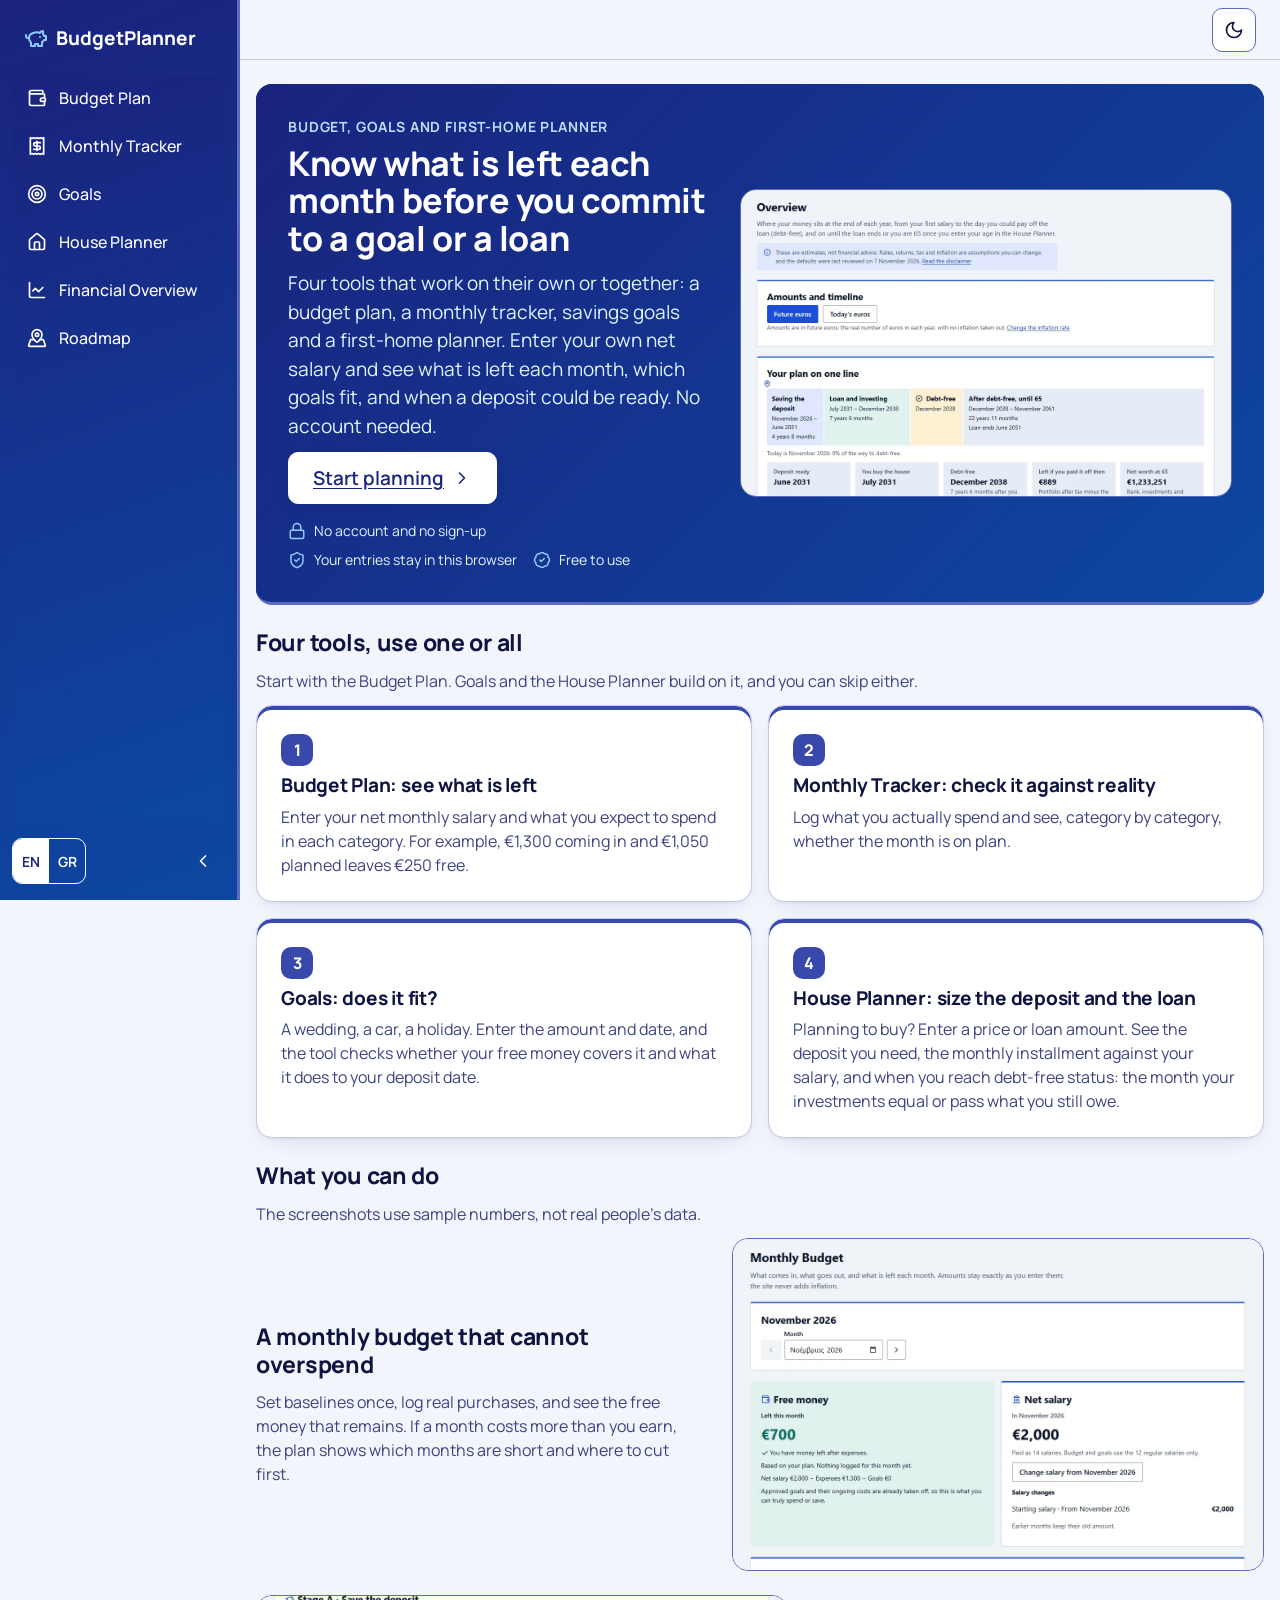
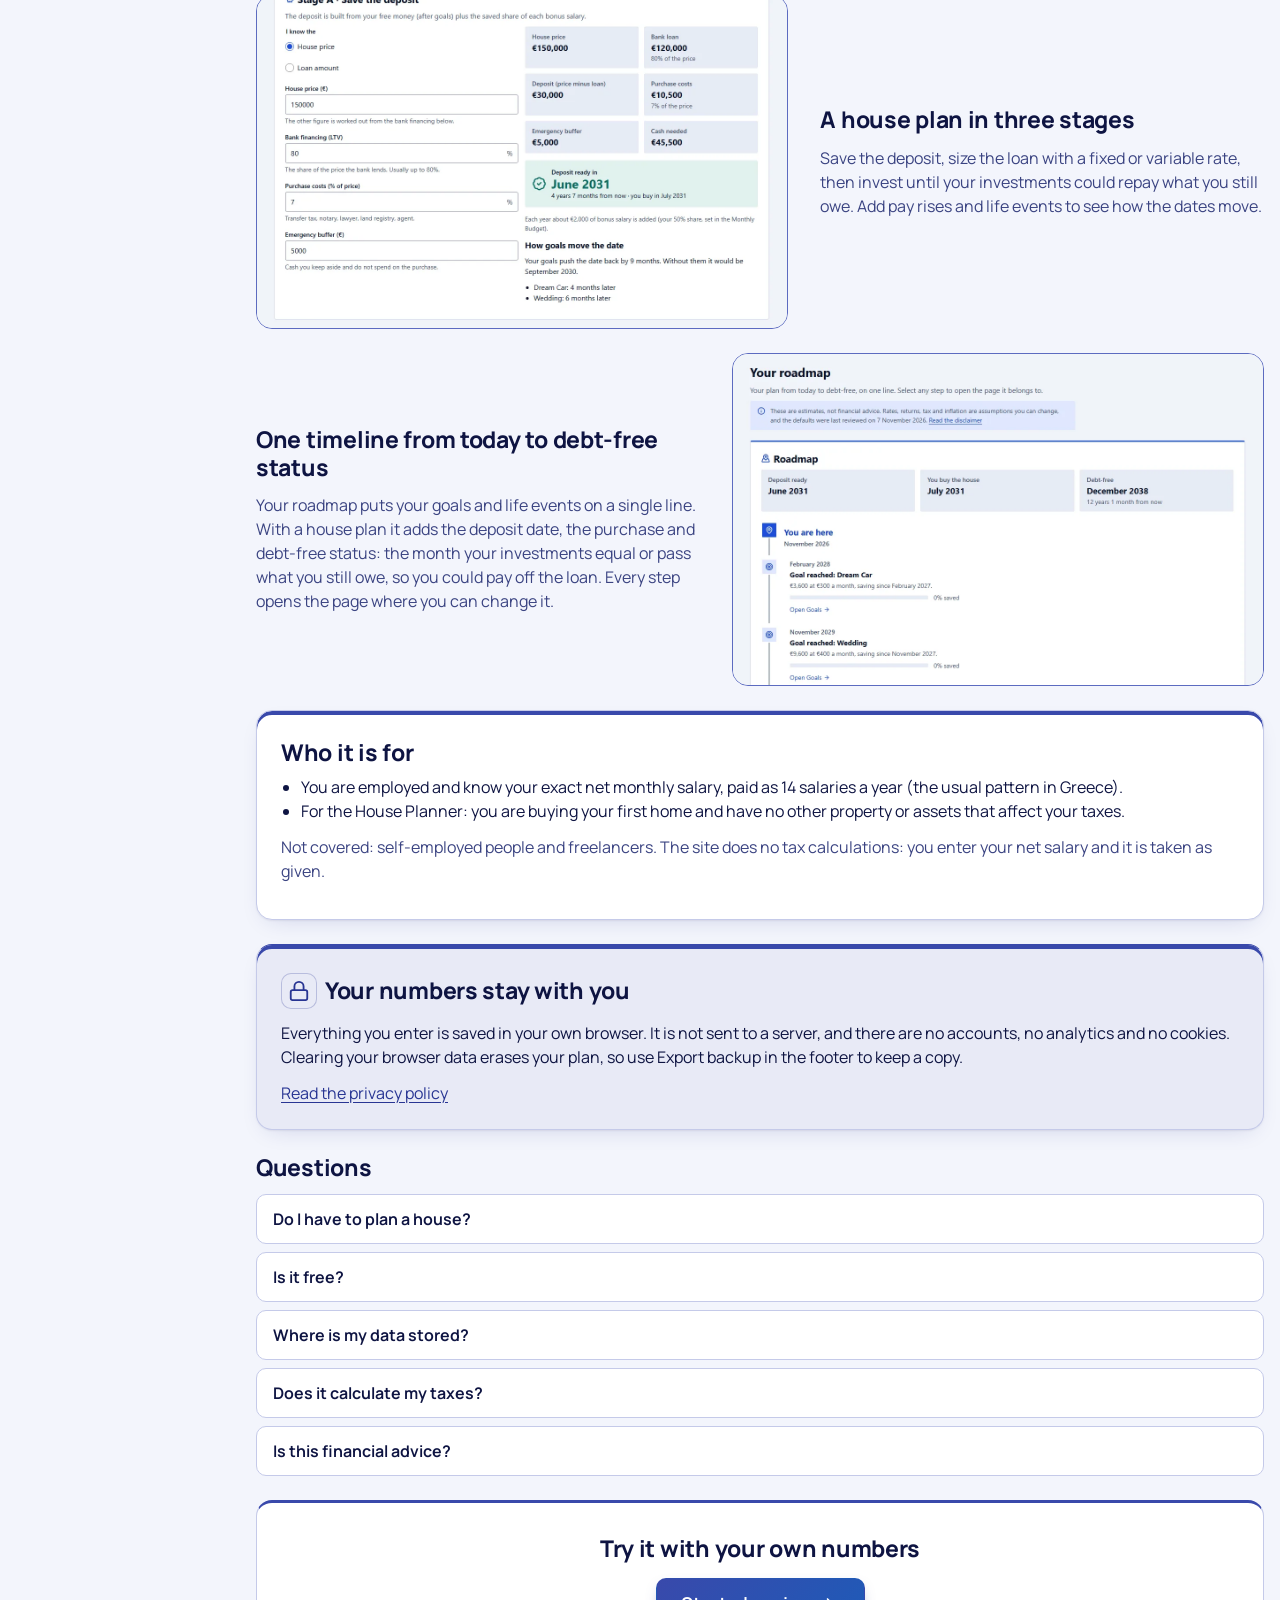
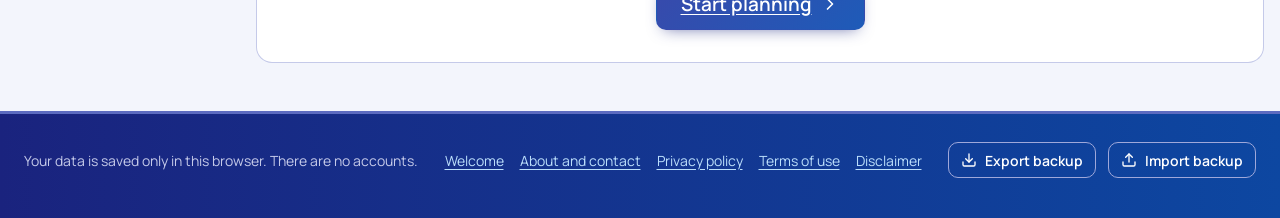
<file: index.html>
<!doctype html>
<html lang="en">
<head>
  <meta charset="utf-8">
  <meta name="viewport" content="width=device-width, initial-scale=1">
  <title>BudgetPlanner: free budget, goals and first-home planner</title>
  <meta name="description" content="Plan your monthly budget, check savings goals and size a first-home loan. Free, no sign-up, nothing leaves your browser.">
  <meta name="color-scheme" content="light dark">
  <link rel="icon" href="assets/favicon.svg" type="image/svg+xml">
  <!-- Apply a saved theme before first paint to avoid a flash -->
  <script>
    try {
      var s = JSON.parse(localStorage.getItem("budgetplanner:v1") || "null");
      var th = s && s.settings && s.settings.theme;
      if (th === "light" || th === "dark") document.documentElement.setAttribute("data-theme", th);
      if (localStorage.getItem("bp-nav-collapsed") === "1") document.documentElement.classList.add("nav-collapsed");
    } catch (e) {}
  </script>
  <link rel="stylesheet" href="css/tokens.css">
  <link rel="stylesheet" href="css/base.css">
  <link rel="stylesheet" href="css/layout.css">
  <link rel="stylesheet" href="css/components.css">
  <link rel="stylesheet" href="css/content.css">
  <link rel="stylesheet" href="css/categories.css">
  <link rel="preload" href="assets/fonts/manrope-latin.woff2" as="font" type="font/woff2" crossorigin>
</head>
<body>
  <a class="skip-link" href="#main" id="skip-link">Skip to main content</a>
  <div id="banner" role="status"></div>
  <div class="layout">
    <header class="site-header" id="site-header"></header>
    <div class="content">
      <div class="topbar" aria-hidden="true"></div>
      <main id="main" tabindex="-1">
        <noscript><p>BudgetPlanner needs JavaScript to run. Please turn it on in your browser. / Το BudgetPlanner χρειάζεται JavaScript. Ενεργοποίησέ το στον browser σου.</p></noscript>
      </main>
    </div>
  </div>
  <footer class="site-footer" id="site-footer"></footer>
  <script type="module" src="js/app.js"></script>
</body>
</html>
</file>
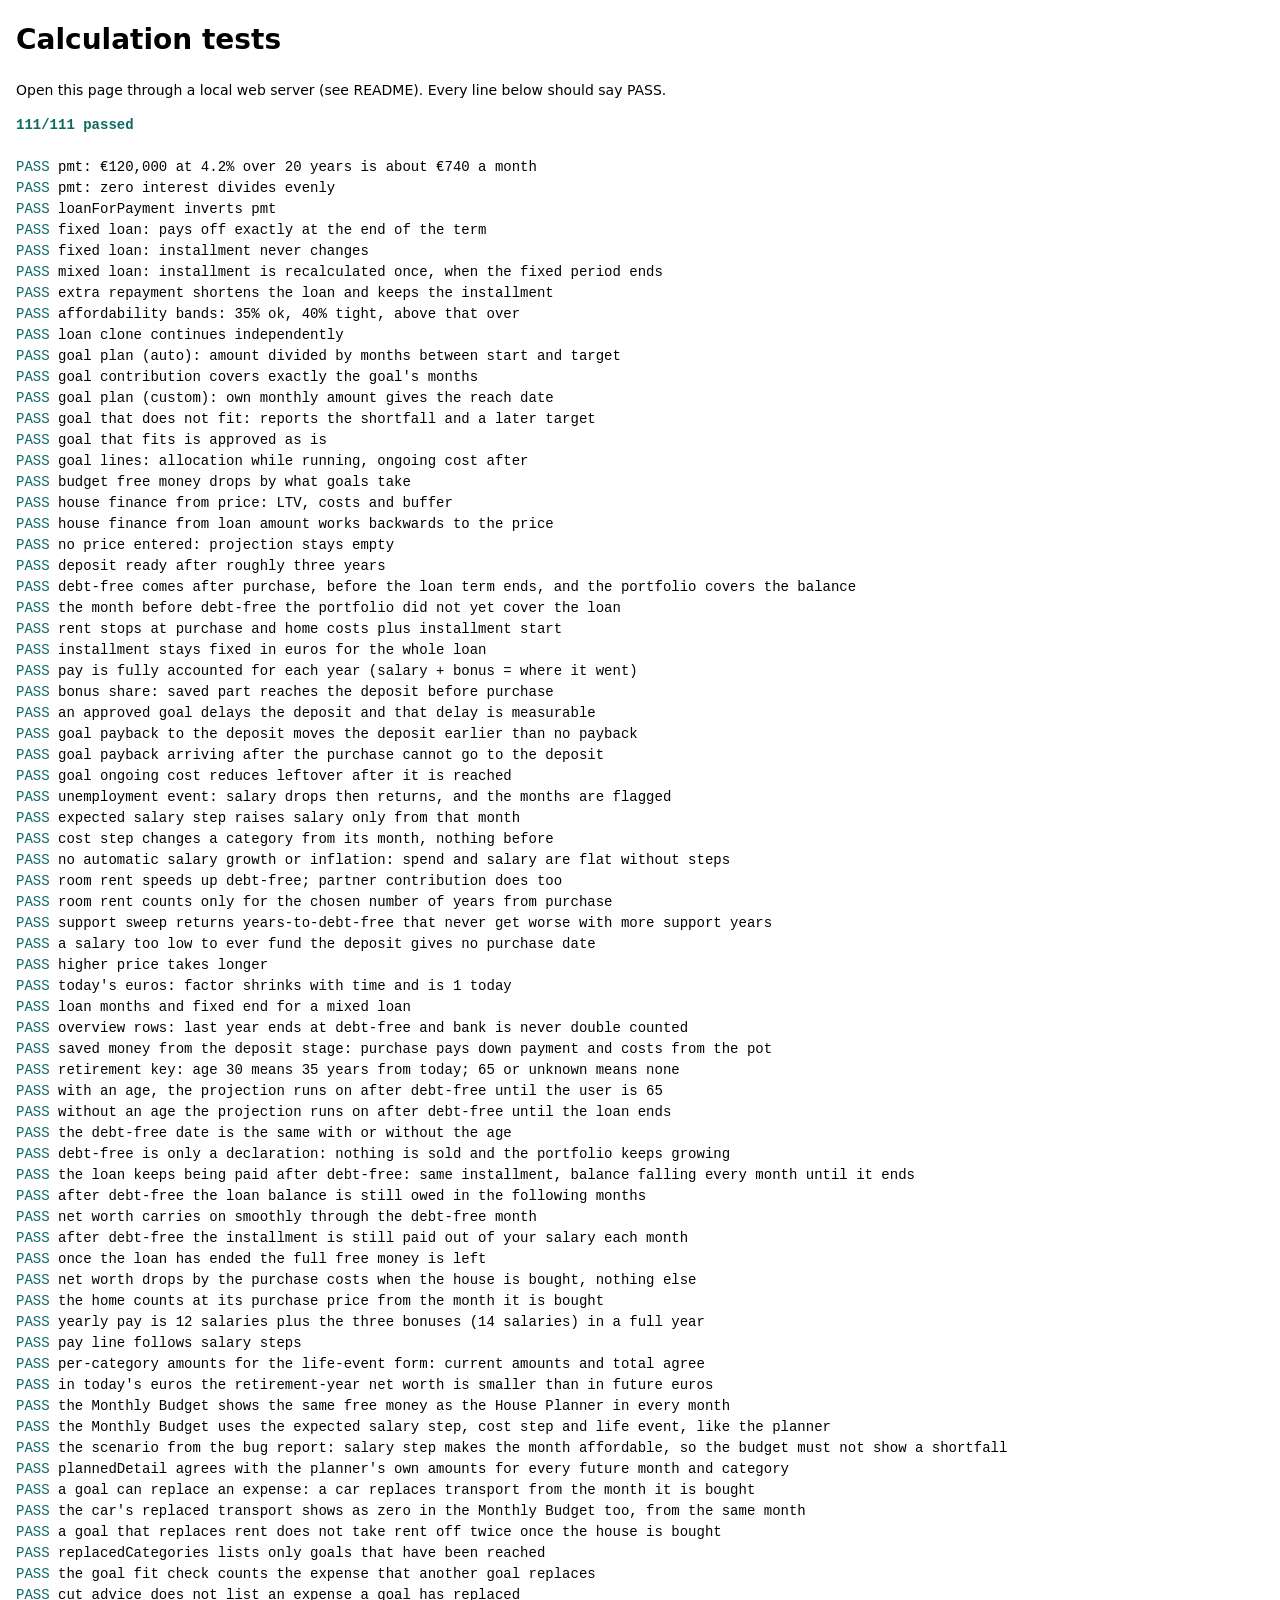
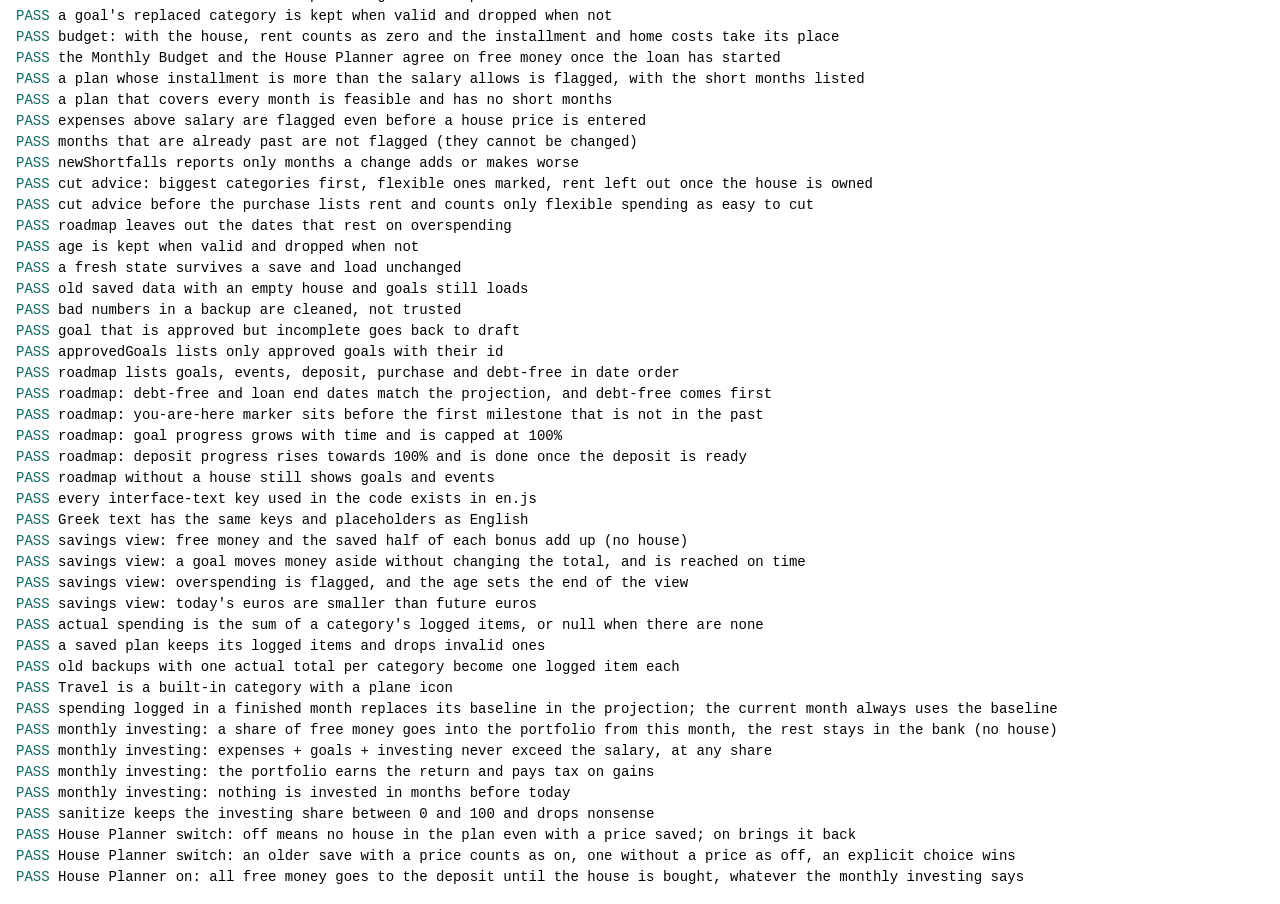
<file: tests/index.html>
<!doctype html>
<html lang="en">
<head>
  <script>try { localStorage.setItem("bp-lang", new URLSearchParams(location.search).get("lang") || "en"); } catch (e) {}</script>
  <meta charset="utf-8">
  <title>BudgetPlanner calculation tests</title>
  <style>
    body { font: 14px/1.5 system-ui, sans-serif; margin: 1rem; }
    .pass { color: #0b6b62; } .fail { color: #b01c1c; font-weight: 700; }
    pre { white-space: pre-wrap; }
  </style>
</head>
<body>
  <h1>Calculation tests</h1>
  <p>Open this page through a local web server (see README). Every line below should say PASS.</p>
  <pre id="out">Running…</pre>
  <script type="module" src="calc.test.js"></script>
</body>
</html>
</file>
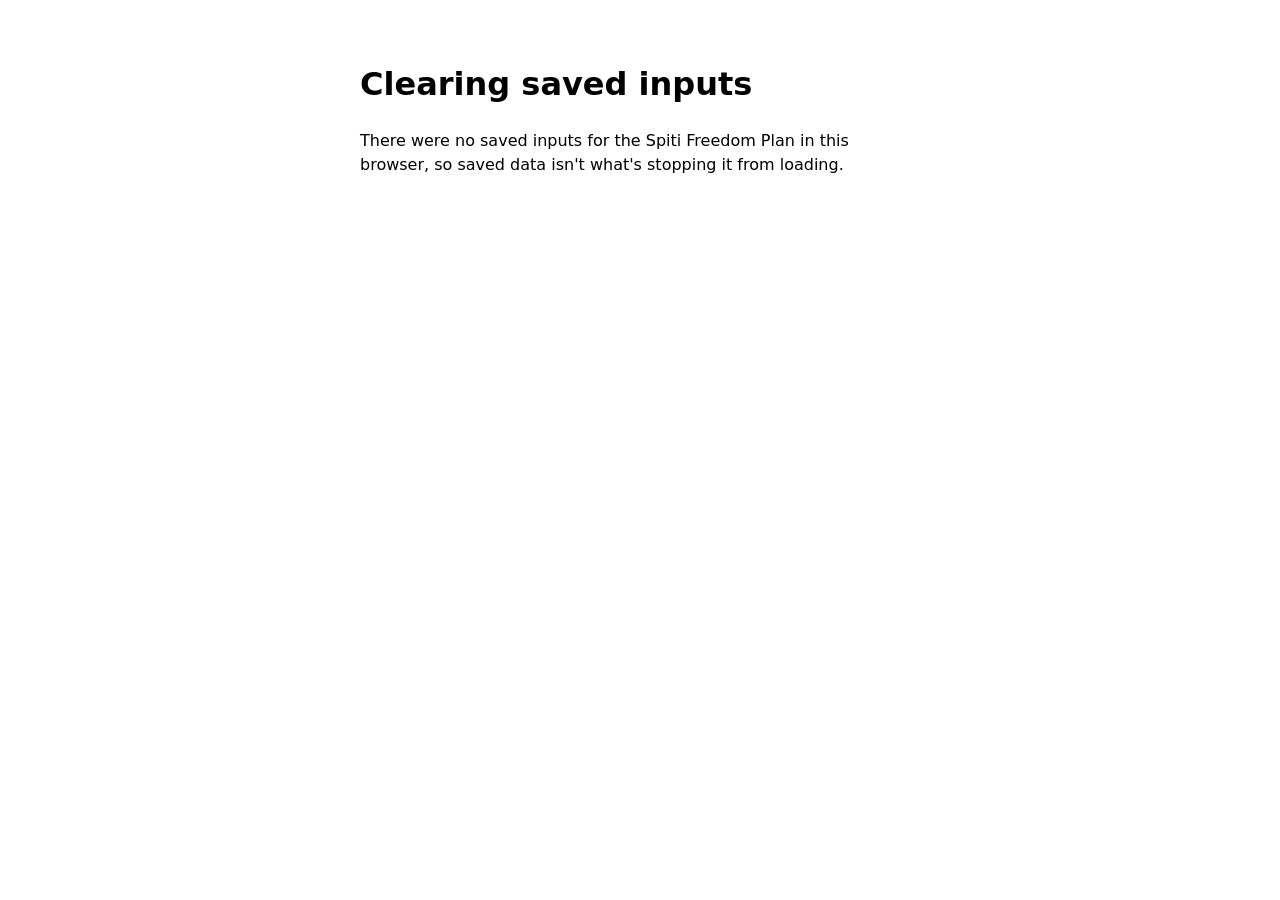
<file: legacy/clear-saved-inputs.html>
<!doctype html>
<html><head><meta charset="utf-8"><title>Clear Spiti saved inputs</title>
<style>body{font-family:system-ui,Arial,sans-serif;max-width:560px;margin:60px auto;padding:0 16px;line-height:1.5}code{background:#eee;padding:1px 5px;border-radius:4px}</style></head>
<body>
<h1>Clearing saved inputs</h1>
<p id="msg">Working…</p>
<script>
var m=document.getElementById("msg");
try{
  var had=localStorage.getItem("spiti-plan-v1")!==null;
  var size=had?localStorage.getItem("spiti-plan-v1").length:0;
  localStorage.removeItem("spiti-plan-v1");
  var still=localStorage.getItem("spiti-plan-v1")!==null;
  m.innerHTML=still?"Couldn't remove the saved inputs. Chrome may be blocking storage for local files."
    :(had?"Done. Removed the saved inputs for the Spiti Freedom Plan ("+size+" characters). You can close this tab and open <code>greece-house-plan.html</code> again."
         :"There were no saved inputs for the Spiti Freedom Plan in this browser, so saved data isn't what's stopping it from loading.");
}catch(e){m.textContent="Chrome blocked access to local storage: "+e.message}
</script>
</body></html>
</file>
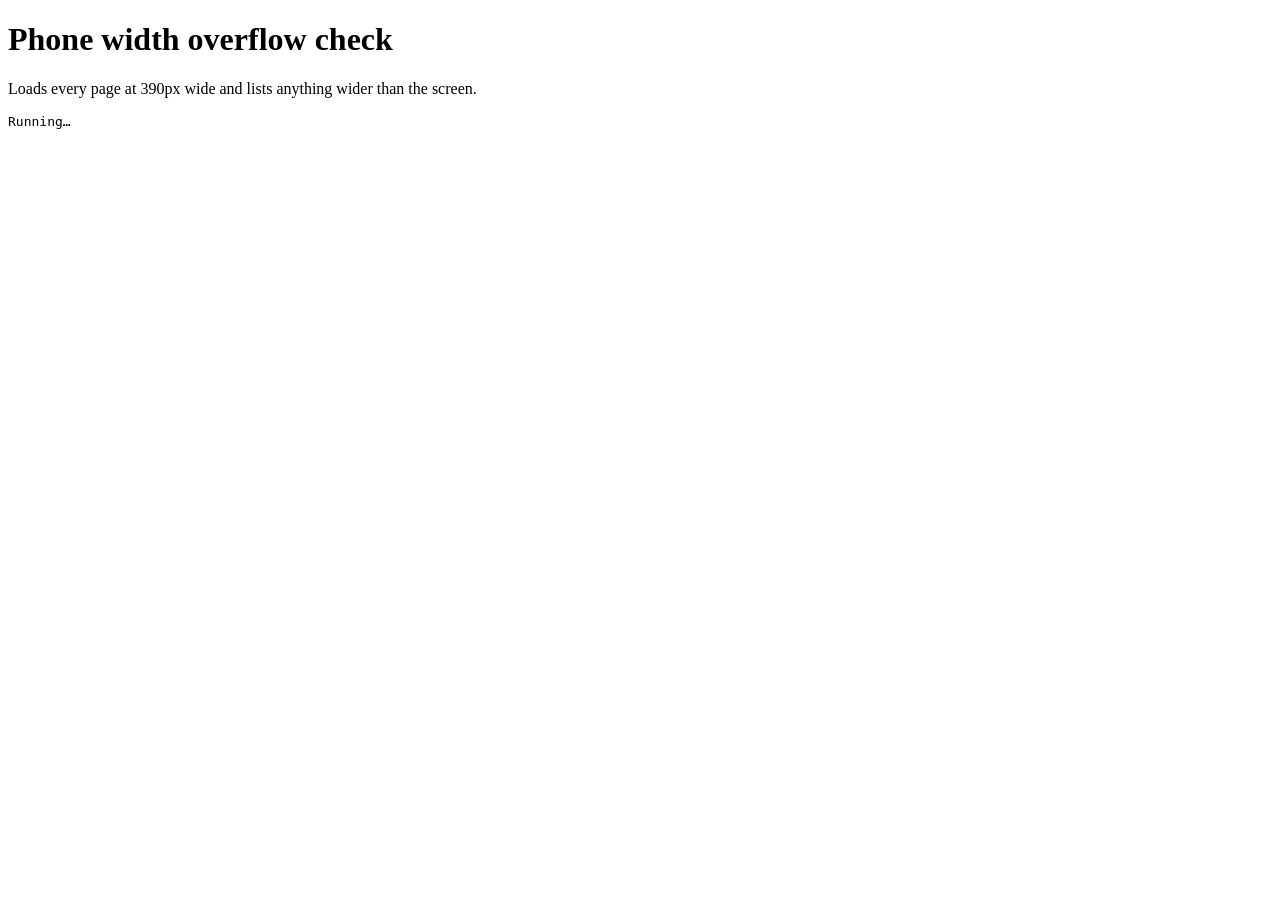
<file: tests/overflow.html>
<!doctype html>
<html lang="en"><head>
  <script>try { localStorage.setItem("bp-lang", new URLSearchParams(location.search).get("lang") || "en"); } catch (e) {}</script><meta charset="utf-8"><title>Phone width overflow check</title></head>
<body>
<h1>Phone width overflow check</h1>
<p>Loads every page at 390px wide and lists anything wider than the screen.</p>
<pre id="out">Running…</pre>
<iframe id="f" style="position:absolute;left:-9999px;width:390px;height:900px;border:0"></iframe>
<script type="module">
  import { buildSample } from "./sample.js";
  const q = new URLSearchParams(location.search);
  const routes = q.get("route") ? [q.get("route")] : ["home", "budget", "goals", "house", "overview", "welcome", "about", "privacy", "terms", "disclaimer"];
  const f = document.getElementById("f");
  const lines = [];
  for (const route of routes) {
    localStorage.setItem("budgetplanner:v1", JSON.stringify(buildSample(q.get("variant") || "full", { theme: "light" })));
    await new Promise((r) => { f.onload = r; f.src = `../index.html#/${route}`; });
    await new Promise((r) => setTimeout(r, 1200));
    const d = f.contentDocument, W = d.documentElement.clientWidth;
    d.querySelectorAll("details").forEach((x) => (x.open = true));
    const bad = [];
    d.querySelectorAll("main *").forEach((el) => {
      const r = el.getBoundingClientRect();
      if (r.width && r.right > W + 1 && !el.closest(".table-scroll, canvas")) bad.push(`${el.tagName.toLowerCase()}${el.id ? "#" + el.id : ""}${el.className && typeof el.className === "string" ? "." + el.className.split(" ")[0] : ""} right=${Math.round(r.right)}`);
    });
    const page = d.documentElement.scrollWidth;
    lines.push(`${page > W ? "FAIL" : "PASS"} ${route}: page ${page}px vs screen ${W}px${bad.length ? "\n   " + [...new Set(bad)].slice(0, 12).join("\n   ") : ""}`);
  }
  document.getElementById("out").textContent = lines.join("\n");
</script></body></html>
</file>
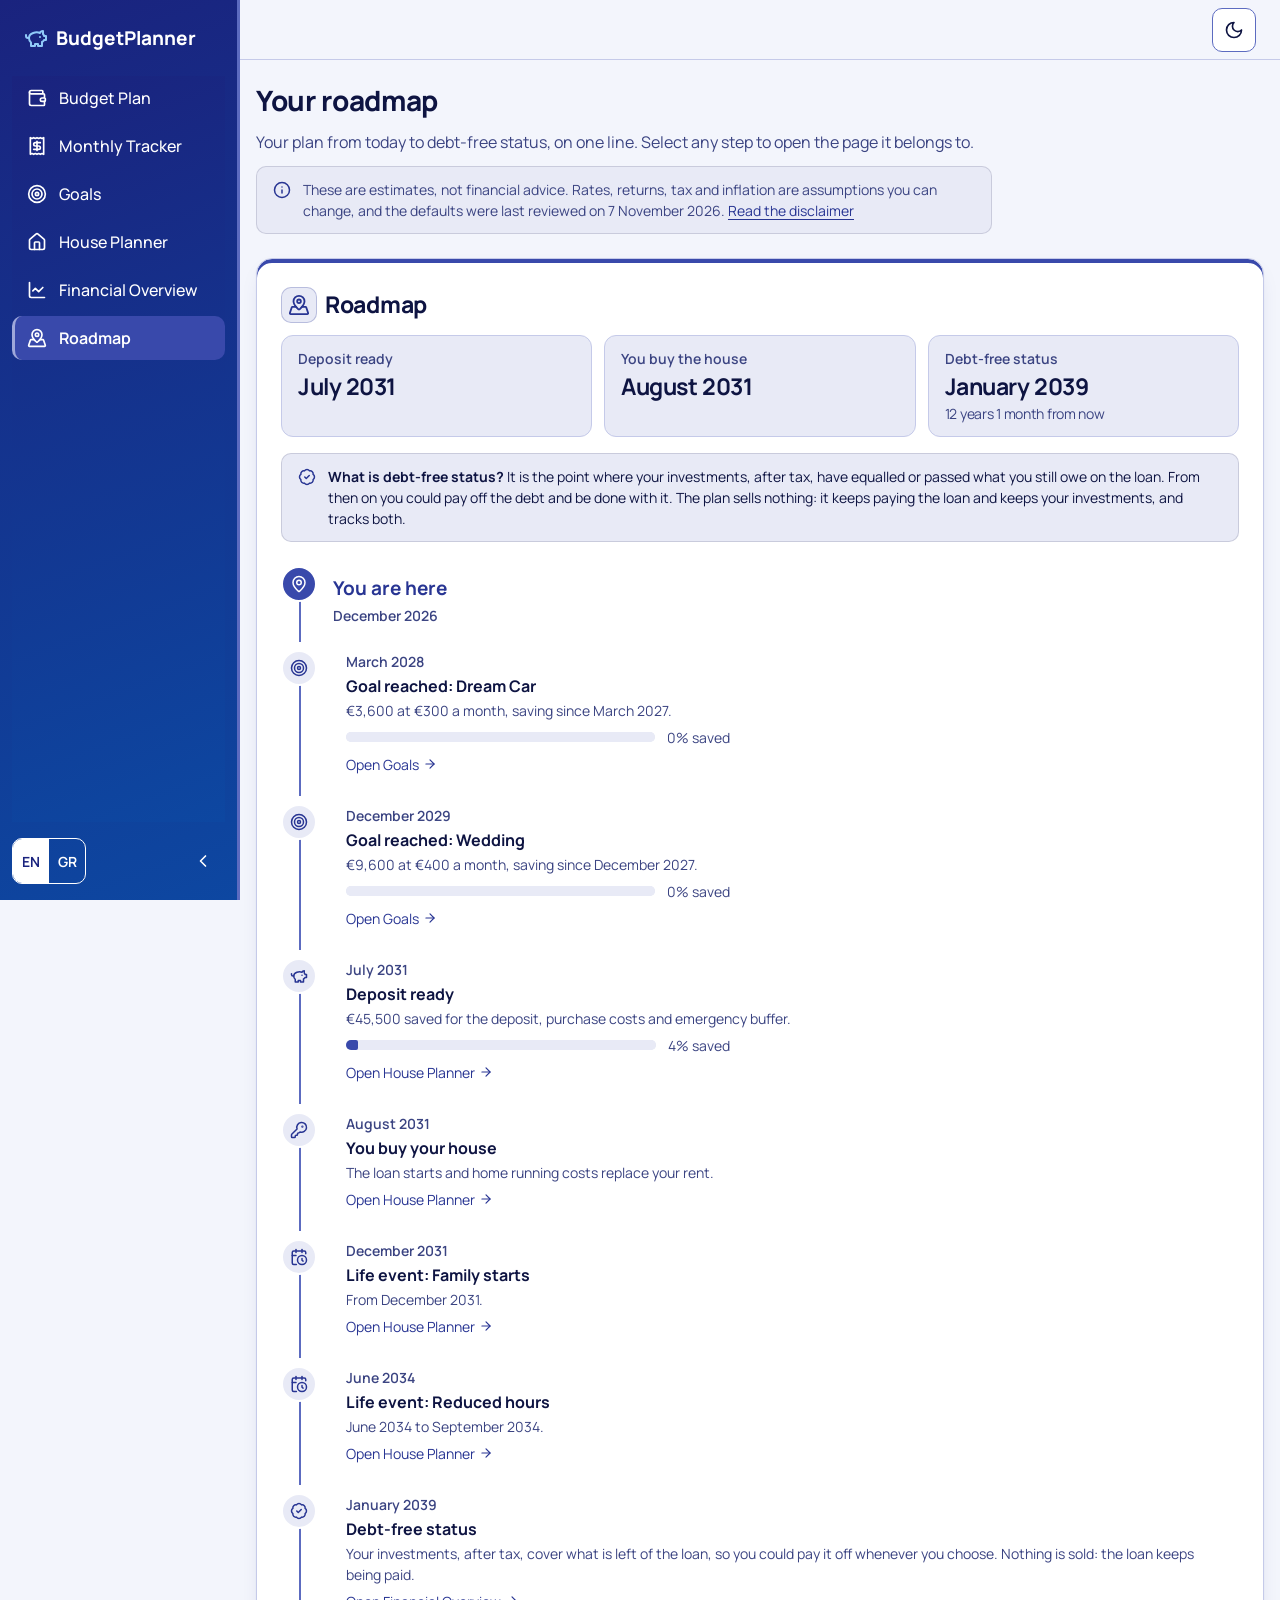
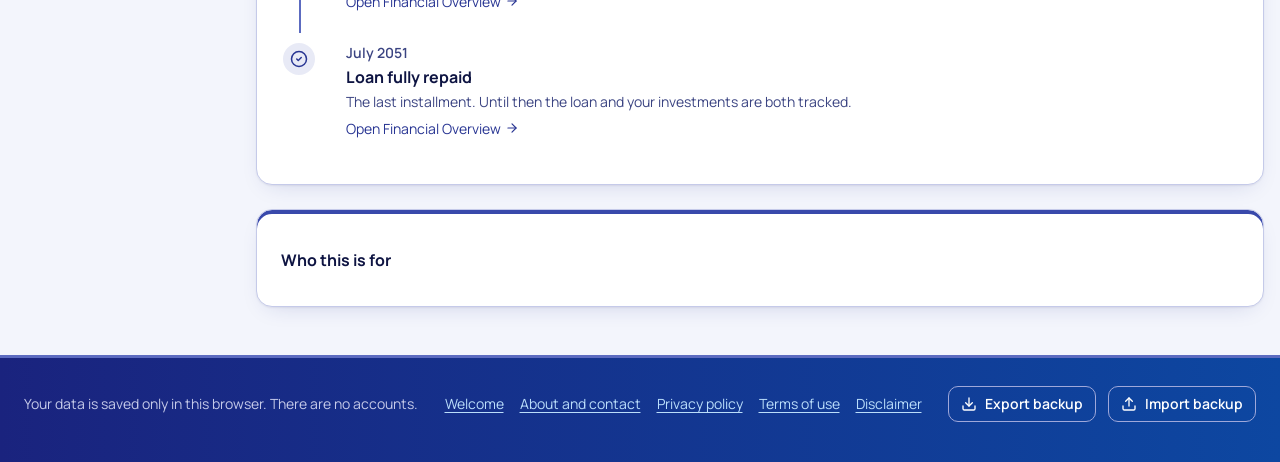
<file: tests/seed.html>
<!doctype html>
<html lang="en">
<head>
  <script>try { localStorage.setItem("bp-lang", new URLSearchParams(location.search).get("lang") || "en"); } catch (e) {}</script>
  <meta charset="utf-8">
  <title>Load sample data</title>
</head>
<body>
  <p>Loading sample data into this browser and opening the app…</p>
  <script type="module">
    // Developer helper: fills localStorage with a realistic plan, then opens the app.
    // Usage: tests/seed.html?route=house&variant=full   (variants: empty, basic, full)
    // It overwrites the saved data in this browser, so use it only on a test profile.
    import { buildSample } from "./sample.js";
    const q = new URLSearchParams(location.search);
    const state = buildSample(q.get("variant") || "full", { theme: q.get("theme") || "system" });
    localStorage.setItem("budgetplanner:v1", JSON.stringify(state));
    location.replace("../index.html#/" + (q.get("route") || "home"));
  </script>
</body>
</html>
</file>
<file: css/tokens.css>
/* Design tokens: crisp, high-contrast, indigo-to-blue. Light by default, dark via OS setting or the toggle. */
/* Manrope (OFL), self-hosted so the page makes no third-party requests. Split by script: browsers download only the files the text needs. */
@font-face { font-family: "Manrope"; font-style: normal; font-weight: 200 800; font-display: swap;
  src: url("../assets/fonts/manrope-greek.woff2") format("woff2");
  unicode-range: U+0370-0377, U+037A-037F, U+0384-038A, U+038C, U+038E-03A1, U+03A3-03FF; }
@font-face { font-family: "Manrope"; font-style: normal; font-weight: 200 800; font-display: swap;
  src: url("../assets/fonts/manrope-latin-ext.woff2") format("woff2");
  unicode-range: U+0100-02BA, U+02BD-02C5, U+02C7-02CC, U+02CE-02D7, U+02DD-02FF, U+0304, U+0308, U+0329, U+1D00-1DBF, U+1E00-1E9F, U+1EF2-1EFF, U+2020, U+20A0-20AB, U+20AD-20C4, U+2113, U+2C60-2C7F, U+A720-A7FF; }
@font-face { font-family: "Manrope"; font-style: normal; font-weight: 200 800; font-display: swap;
  src: url("../assets/fonts/manrope-latin.woff2") format("woff2");
  unicode-range: U+0000-00FF, U+0131, U+0152-0153, U+02BB-02BC, U+02C6, U+02DA, U+02DC, U+0304, U+0308, U+0329, U+2000-206F, U+20AC, U+2122, U+2191, U+2193, U+2212, U+2215, U+FEFF, U+FFFD; }

:root {
  color-scheme: light;

  /* Colour: surfaces and text */
  --bg: #f3f5fc;
  --surface: #ffffff;
  --surface-2: #e8eaf6;
  --border: #c5cae9;
  --border-strong: #5c6bc0;
  --text: #0e1442;
  --text-muted: #3b4482;

  /* Colour: brand and status (each text/background pair is at least 4.5:1) */
  --primary: #3949ab;
  --primary-hover: #283593;
  --on-primary: #ffffff;
  --primary-text: #283593;
  --primary-soft: #e8eaf6;
  --positive-text: #0b6b62;
  --positive-bg: #e0f2ef;
  --warn-text: #8a3b0c;
  --warn-bg: #fdf0d3;
  --danger-text: #b01c1c;
  --danger-bg: #fde6e6;
  --focus: #3949ab;
  --card-accent: var(--primary); /* the bar along the top of a card */

  /* Header band */
  --header-bg: #1a237e;
  --header-bg-2: #0d47a1; /* the far end of the header gradient */
  --header-grad: linear-gradient(160deg, #1a237e 0%, #0d47a1 100%);
  --header-text: #ffffff;
  --header-hover: #283593;

  /* Type */
  --font: "Manrope", system-ui, -apple-system, "Segoe UI", Roboto, "Helvetica Neue", Arial, "Noto Sans", sans-serif;
  --text-xs: 0.75rem;
  --text-sm: 0.875rem;
  --text-base: 1rem;
  --text-lg: 1.1875rem;
  --text-xl: 1.4375rem;
  --text-2xl: 1.75rem;
  --text-3xl: 2.125rem;
  --leading: 1.5;

  /* Spacing (4px base) */
  --space-1: 0.25rem;
  --space-2: 0.5rem;
  --space-3: 0.75rem;
  --space-4: 1rem;
  --space-5: 1.5rem;
  --space-6: 2rem;
  --space-7: 3rem;

  /* Shape and motion */
  --radius-sm: 10px;
  --radius: 16px;
  --shadow: 0 1px 2px rgba(14, 20, 66, 0.06), 0 8px 24px -12px rgba(26, 35, 126, 0.22);
  --tap: 2.75rem; /* 44px minimum touch target */
  --ease: 160ms ease-out;
  --max-width: 72rem;
}

@media (prefers-color-scheme: dark) {
  :root:not([data-theme="light"]) {
    color-scheme: dark;
    --bg: #0d1245;
    --surface: #2a3d92;
    --surface-2: #3a50ab;
    --border: #6d9bdd;
    --border-strong: #90caf9;
    --text: #f5fbff;
    --text-muted: #d3e8fb;
    --primary: #4153bd;
    --primary-hover: #5c6bc0;
    --on-primary: #ffffff;
    --primary-text: #e1f5fe;
    --primary-soft: #3f55b3;
    --positive-text: #5eead4;
    --positive-bg: #14473f;
    --warn-text: #fcd34d;
    --warn-bg: #4a3812;
    --danger-text: #fca5a5;
    --danger-bg: #52202a;
    --focus: #90caf9;
    --card-accent: #90caf9;
  }
}

:root[data-theme="dark"] {
  color-scheme: dark;
  --bg: #0d1245;
  --surface: #2a3d92;
  --surface-2: #3a50ab;
  --border: #6d9bdd;
  --border-strong: #90caf9;
  --text: #f5fbff;
  --text-muted: #d3e8fb;
  --primary: #4153bd;
  --primary-hover: #5c6bc0;
  --on-primary: #ffffff;
  --primary-text: #e1f5fe;
  --primary-soft: #3f55b3;
  --positive-text: #5eead4;
  --positive-bg: #14473f;
  --warn-text: #fcd34d;
  --warn-bg: #4a3812;
  --danger-text: #fca5a5;
  --danger-bg: #52202a;
  --focus: #90caf9;
  --card-accent: #90caf9;
}

/* Chart and data colours. Each is at least 3:1 against the card surface, and charts also use
   line styles and labels so colour is never the only cue. */
:root {
  --c-living: #64748b;
  --c-goals: #b45309;
  --c-installment: #4d7c0f;
  --c-invest: #0b6b62;
  --c-bank: #3949ab;
  --c-bonus: #be185d;
  --c-loan: #b01c1c;
  --c-buffer: #0d47a1;
  --c-fund: #a16207;
}
@media (prefers-color-scheme: dark) {
  :root:not([data-theme="light"]) {
    --c-living: #94a3b8; --c-goals: #fbbf24; --c-installment: #bef264; --c-invest: #5eead4;
    --c-bank: #9fa8da; --c-bonus: #f472b6; --c-loan: #fca5a5; --c-buffer: #64b5f6; --c-fund: #facc15;
  }
}
:root[data-theme="dark"] {
  --c-living: #94a3b8; --c-goals: #fbbf24; --c-installment: #bef264; --c-invest: #5eead4;
  --c-bank: #9fa8da; --c-bonus: #f472b6; --c-loan: #fca5a5; --c-buffer: #64b5f6; --c-fund: #facc15;
}
</file>
<file: css/base.css>
*, *::before, *::after { box-sizing: border-box; }

html { -webkit-text-size-adjust: 100%; }

body {
  margin: 0;
  background: var(--bg);
  color: var(--text);
  font-family: var(--font);
  font-size: var(--text-base);
  line-height: var(--leading);
  font-feature-settings: "tnum" 0;
  -webkit-font-smoothing: antialiased;
  min-height: 100vh;
  display: flex;
  flex-direction: column;
}

h1, h2, h3 { line-height: 1.2; margin: 0 0 var(--space-3); font-weight: 750; letter-spacing: -0.012em; }
h1 { font-size: var(--text-2xl); }
h2 { font-size: var(--text-xl); }
h3 { font-size: var(--text-lg); }
p { margin: 0 0 var(--space-3); }
ul, ol { margin: 0 0 var(--space-3); padding-left: 1.25rem; }
a { color: var(--primary-text); text-underline-offset: 3px; }
a:hover { text-decoration-thickness: 2px; }

:focus-visible { outline: 3px solid var(--focus); outline-offset: 2px; border-radius: 4px; }
main:focus { outline: none; }
h1[tabindex="-1"]:focus { outline: none; }

.icon { flex: none; vertical-align: middle; }

.muted { color: var(--text-muted); }
.small { font-size: var(--text-sm); }
.num { font-variant-numeric: tabular-nums; font-feature-settings: "tnum"; }

.visually-hidden {
  position: absolute !important;
  width: 1px; height: 1px; margin: -1px; padding: 0; border: 0;
  overflow: hidden; clip: rect(0 0 0 0); white-space: nowrap;
}

.skip-link {
  position: absolute; left: var(--space-3); top: -4rem; z-index: 100;
  background: var(--primary); color: var(--on-primary);
  padding: var(--space-2) var(--space-4); border-radius: var(--radius-sm);
}
.skip-link:focus { top: var(--space-3); }

@media (prefers-reduced-motion: reduce) {
  *, *::before, *::after { transition-duration: 0.01ms !important; animation-duration: 0.01ms !important; scroll-behavior: auto !important; }
}

/* Smooth colour changes: switching between light and dark, and hover states, fade instead of snapping. */
@media (prefers-reduced-motion: no-preference) {
  body, .card, .btn, input, select, textarea, .stat, .note, .cat-icon, .badge, .main-nav a, .site-header, .site-footer, .shot, progress {
    transition: background-color 280ms ease, color 280ms ease, border-color 280ms ease, box-shadow 280ms ease;
  }
}
</file>
<file: css/layout.css>
/* Page frame, header, navigation, grids. Mobile first; wider screens add columns. */
/* Narrow screens: slim top bar with a slide-in drawer. Wide screens: left sidebar. */
:root { --header-h: calc(3.75rem + 3px); --side-w: 15rem; --rail-w: 4.5rem; }
.site-header {
  background: var(--header-bg); background-image: var(--header-grad); color: var(--header-text);
  border-bottom: 3px solid var(--border-strong);
  position: sticky; top: 0; z-index: 20;
}
.header-inner {
  padding: var(--space-2) var(--space-3);
  display: flex; align-items: center; gap: var(--space-2);
}
.brand {
  display: inline-flex; align-items: center; gap: var(--space-2);
  font-weight: 750; font-size: var(--text-lg); color: var(--header-text); text-decoration: none;
  min-height: var(--tap);
}
.brand .icon { color: #90caf9; flex: none; }
.header-actions { margin-left: auto; display: flex; align-items: center; gap: var(--space-1); }
.lang-switch { display: inline-flex; border: 1px solid var(--header-text); border-radius: var(--radius-sm); overflow: hidden; }
.lang-btn {
  min-height: var(--tap); min-width: 2.25rem; padding: 0 var(--space-2); border: 0; background: transparent;
  color: var(--header-text); font: inherit; font-size: var(--text-sm); font-weight: 650; cursor: pointer;
}
.lang-btn:hover { background: var(--header-hover); }
.lang-btn[aria-pressed="true"] { background: var(--header-text); color: var(--header-bg); }

.main-nav {
  position: fixed; top: var(--header-h); bottom: 0; left: 0; z-index: 19;
  width: min(18rem, 85vw); overflow-y: auto;
  background: var(--header-bg); background-image: var(--header-grad); border-right: 1px solid var(--header-hover);
  padding: var(--space-3);
  transform: translateX(-100%); visibility: hidden;
  transition: transform var(--ease), visibility var(--ease);
}
.main-nav.open { transform: none; visibility: visible; }
.main-nav ul { list-style: none; margin: 0; padding: 0; display: flex; flex-direction: column; gap: var(--space-1); }
.main-nav a {
  display: flex; align-items: center; gap: var(--space-3);
  min-height: var(--tap); padding: 0 var(--space-3);
  border-radius: var(--radius-sm); color: var(--header-text); text-decoration: none; font-weight: 500;
  border-left: 3px solid transparent;
}
.main-nav a:hover { background: var(--header-hover); }
.main-nav a[aria-current="page"] { background: var(--primary); color: #ffffff; font-weight: 650; border-left-color: #9fa8da; }
.menu-toggle { display: inline-flex; }

.layout { flex: 1 0 auto; display: flex; flex-direction: column; }
.content { flex: 1; min-width: 0; display: flex; flex-direction: column; }
.topbar { display: none; }

@media (min-width: 64rem) {
  .layout { flex-direction: row; align-items: flex-start; }
  /* The sidebar is as tall as the window and stays put while the page scrolls, but it belongs to the layout row,
     so it ends where the footer begins and the footer runs the full width of the window. */
  .site-header {
    position: sticky; top: 0; flex: none; width: var(--side-w); height: 100vh; z-index: 30;
    border-bottom: 0; border-right: 3px solid var(--border-strong);
    overflow-y: auto;
  }
  .header-inner { height: 100%; flex-direction: column; align-items: stretch; gap: var(--space-4); padding: var(--space-4) var(--space-3); }
  .main-nav {
    position: static; transform: none; visibility: visible; transition: none;
    width: auto; flex: 1; padding: 0; border: 0; overflow: visible;
  }
  .header-actions { margin-left: 0; justify-content: space-between; }
  .brand { padding: 0 var(--space-3); }

  .nav-collapsed .site-header { width: var(--rail-w); }
  .nav-collapsed .brand span,
  .nav-collapsed .main-nav a span,
  .nav-collapsed .menu-toggle span {
    position: absolute; width: 1px; height: 1px; overflow: hidden; clip-path: inset(50%); white-space: nowrap;
  }
  .nav-collapsed .brand, .nav-collapsed .main-nav a { justify-content: center; padding: 0; }
  .nav-collapsed .header-actions { flex-direction: column; align-items: center; }
  .nav-collapsed .lang-switch { flex-direction: column; }
}

/* Name tag shown next to an icon of the collapsed sidebar while it is pointed at or focused. */
.nav-tip {
  position: fixed; z-index: 60; transform: translateY(-50%); pointer-events: none;
  padding: var(--space-2) var(--space-3); border-radius: var(--radius-sm);
  background: #0b1247; color: #ffffff; border: 1px solid #90caf9;
  font-size: var(--text-sm); font-weight: 650; white-space: nowrap;
  box-shadow: 0 8px 24px -8px rgba(5, 10, 60, 0.6);
}
.nav-tip[hidden] { display: none; }

main {
  flex: 1;
  width: 100%; max-width: var(--max-width); margin: 0 auto;
  padding: var(--space-5) var(--space-4) var(--space-7);
}
.page-head { margin-bottom: var(--space-5); }
.page-head p { color: var(--text-muted); max-width: 46rem; margin-bottom: 0; }

.grid { display: grid; gap: var(--space-4); }
.grid-2 { grid-template-columns: 1fr; }
.grid-3 { grid-template-columns: 1fr; }
@media (min-width: 40rem) { .grid-3 { grid-template-columns: repeat(3, 1fr); } .grid-2-always { grid-template-columns: 1fr 1fr; } }
@media (min-width: 56rem) { .grid-2 { grid-template-columns: 1fr 1fr; } }
.stack > * + * { margin-top: var(--space-4); }
.stack-lg > * + * { margin-top: var(--space-5); }
.row { display: flex; flex-wrap: wrap; align-items: center; gap: var(--space-3); }

.site-footer { background: var(--header-bg); background-image: linear-gradient(90deg, var(--header-bg), var(--header-bg-2)); color: var(--header-text); border-top: 3px solid var(--border-strong); }
.footer-inner {
  width: 100%; padding: var(--space-5) var(--space-5);
  display: flex; flex-wrap: wrap; gap: var(--space-3) var(--space-5); align-items: center; justify-content: space-between;
}
.footer-inner p { margin: 0; }
.footer-inner .muted { color: #c5cae9; }
.site-footer a { color: #bbdefb; }
.site-footer a:hover { color: #ffffff; }
.site-footer :focus-visible { outline-color: #bbdefb; }
.site-footer .btn { background: transparent; color: var(--header-text); border-color: #9fa8da; }
.site-footer .btn:hover { background: var(--header-hover); border-color: #e8eaf6; }

.site-header .btn-quiet { color: var(--header-text); }
.site-header .btn-quiet:hover { background: var(--header-hover); }

/* Theme switch: always top right, on every page. On wide screens it floats above the content. */
@media (min-width: 64rem) {
  /* A solid strip across the top of the content: pages scroll under it, never behind the switch. */
  .topbar {
    display: block; position: sticky; top: 0; z-index: 25; flex: none; height: 3.75rem;
    background: var(--bg); border-bottom: 1px solid var(--border);
  }
  .site-header #theme-toggle {
    position: fixed; top: var(--space-2); right: var(--space-5); z-index: 30;
    background: var(--surface); color: var(--text); border: 1px solid var(--border-strong);
  }
  .site-header #theme-toggle:hover { background: var(--surface-2); }
  main { padding-top: var(--space-5); }
}
</file>
<file: css/components.css>
/* Cards */
.card {
  background: var(--surface); border: 1px solid var(--border); border-radius: var(--radius);
  box-shadow: inset 0 4px 0 var(--card-accent), var(--shadow);
  padding: var(--space-5); padding-top: calc(var(--space-5) + 4px);
}
.card > h2, .card > h3 { margin-bottom: var(--space-2); }
.card-head { display: flex; align-items: center; gap: var(--space-2); margin-bottom: var(--space-3); }
.card-head h2, .card-head h3 { margin: 0; }
.card-head .icon { color: var(--primary-text); width: 2.25rem; height: 2.25rem; padding: 7px; border-radius: 10px; background: var(--primary-soft); box-shadow: inset 0 0 0 1px color-mix(in srgb, var(--primary-text) 25%, transparent); }

/* Buttons */
.btn {
  display: inline-flex; align-items: center; justify-content: center; gap: var(--space-2);
  min-height: var(--tap); min-width: var(--tap); padding: 0 var(--space-4);
  font: inherit; font-weight: 600; cursor: pointer;
  border-radius: var(--radius-sm); border: 1px solid var(--border-strong);
  background: var(--surface); color: var(--text);
  transition: background-color var(--ease), border-color var(--ease);
}
.btn:hover { background: var(--surface-2); }
.btn { transition: background-color var(--ease), border-color var(--ease), transform var(--ease), box-shadow var(--ease); }
.btn:active { transform: translateY(1px) scale(0.99); }
.btn-primary { background: linear-gradient(135deg, var(--primary), #1e5bb8); color: var(--on-primary); border-color: transparent; box-shadow: 0 6px 16px -8px rgba(26, 35, 126, 0.7); }
.btn-primary:hover { background: linear-gradient(135deg, var(--primary-hover), #1565c0); transform: translateY(-1px); }
.btn-quiet { border-color: transparent; background: transparent; }
.btn-quiet:hover { background: var(--surface-2); }
.btn-danger { color: var(--danger-text); }
.btn-small { min-height: 2.25rem; padding: 0 var(--space-3); font-size: var(--text-sm); }
.btn-icon { padding: 0; }

/* Form fields */
.field { display: flex; flex-direction: column; gap: var(--space-1); }
.field > label, .field > .label, legend { font-weight: 600; font-size: var(--text-sm); }
.field .hint { color: var(--text-muted); font-size: var(--text-sm); }
.field .error { color: var(--danger-text); font-size: var(--text-sm); font-weight: 500; }
input[type="text"], input[type="number"], input[type="month"], input[type="date"], select {
  font: inherit; color: var(--text); background: var(--surface);
  min-height: var(--tap); padding: 0 var(--space-3);
  border: 1px solid var(--border-strong); border-radius: var(--radius-sm); width: 100%;
  font-variant-numeric: tabular-nums;
}
input[aria-invalid="true"] { border-color: var(--danger-text); }
input[type="range"] { width: 100%; min-height: var(--tap); accent-color: var(--primary); }
fieldset { border: 0; margin: 0; padding: 0; min-width: 0; }
.input-unit { position: relative; }
.input-unit input { padding-right: var(--space-5); }
.input-unit span { position: absolute; right: var(--space-3); top: 50%; transform: translateY(-50%); color: var(--text-muted); pointer-events: none; }

.form-row { display: flex; flex-wrap: wrap; gap: var(--space-3); align-items: flex-end; }
.form-row .field { flex: 1 1 12rem; }

/* Notes and alerts: never colour alone, always an icon plus words */
.note {
  display: flex; border: 1px solid color-mix(in srgb, currentColor 14%, transparent); gap: var(--space-3); align-items: flex-start;
  padding: var(--space-3) var(--space-4); border-radius: var(--radius-sm);
  background: var(--primary-soft); color: var(--text); font-size: var(--text-sm);
}
.note .icon { color: var(--primary-text); margin-top: 2px; }
.note p { margin: 0; }
.note-warn { background: var(--warn-bg); } .note-warn .icon { color: var(--warn-text); }
.note-danger { background: var(--danger-bg); } .note-danger .icon { color: var(--danger-text); }

/* Big numbers */
.stat-label { font-size: var(--text-sm); color: var(--text-muted); font-weight: 600; }
.stat-value { font-size: var(--text-3xl); font-weight: 800; letter-spacing: -0.03em; line-height: 1.15; font-variant-numeric: tabular-nums; }
.stat-sub { font-size: var(--text-sm); color: var(--text-muted); margin: var(--space-2) 0 0; }
.free-card.positive { background: var(--positive-bg); border-color: transparent; }
.free-card.positive .stat-value { color: var(--positive-text); }
.free-card.negative { background: var(--danger-bg); border-color: transparent; }
.free-card.negative .stat-value { color: var(--danger-text); }
.free-card.zero { background: var(--warn-bg); border-color: transparent; }
.free-card.zero .stat-value { color: var(--warn-text); }
.free-card .stat-sub, .free-card .stat-label { color: var(--text); }

/* Month picker */
.month-picker { display: flex; align-items: flex-end; gap: var(--space-2); }
.month-picker .field { flex: 0 1 auto; min-width: 0; }

/* Expense table: a real table on wide screens, stacked rows on phones */
.table-wrap { width: 100%; }
table.expenses { width: 100%; border-collapse: collapse; }
.expenses th { text-align: left; font-size: var(--text-sm); color: var(--text-muted); font-weight: 600; padding: var(--space-2) var(--space-2); border-bottom: 1px solid var(--border); }
.expenses th.num, .expenses td.num { text-align: right; }
.expenses tbody th[scope="row"], .expenses tfoot th[scope="row"] { text-align: left; font-size: var(--text-base); color: var(--text); font-weight: inherit; padding: var(--space-2); border-bottom: 1px solid var(--border); }
.expenses tfoot th[scope="row"] { font-weight: 700; border-bottom: 0; }
.expenses td { padding: var(--space-2); border-bottom: 1px solid var(--border); vertical-align: middle; }
.expenses tfoot td { font-weight: 700; border-bottom: 0; }
.expenses .cat { display: flex; align-items: center; gap: var(--space-3); font-weight: 500; }
.cat-icon {
  display: inline-grid; place-items: center; width: 2.25rem; height: 2.25rem; flex: none;
  border-radius: 10px; background: var(--primary-soft); color: var(--primary-text);
}
.expenses input { max-width: 9rem; text-align: right; }
.expenses input.inherited { color: var(--text-muted); font-style: italic; }
.diff { font-size: var(--text-sm); font-weight: 600; white-space: nowrap; }
.diff.over { color: var(--danger-text); }
.diff.under { color: var(--positive-text); }
.diff.none { color: var(--text-muted); font-weight: 400; }

@media (max-width: 39.99rem) {
  .expenses thead { position: absolute; width: 1px; height: 1px; overflow: hidden; clip: rect(0 0 0 0); }
  .expenses, .expenses tbody, .expenses tfoot, .expenses tr, .expenses td { display: block; }
  .expenses tr { padding: var(--space-3) 0; border-bottom: 1px solid var(--border); }
  .expenses td { border: 0; padding: var(--space-1) 0; display: flex; justify-content: space-between; align-items: center; gap: var(--space-3); }
  .expenses td[data-label]::before { content: attr(data-label); color: var(--text-muted); font-size: var(--text-sm); font-weight: 600; }
  .expenses td.num { text-align: right; }
  .expenses tbody th[scope="row"], .expenses tfoot th[scope="row"] { display: block; border: 0; padding: 0 0 var(--space-2); }
  .expenses input { max-width: 8rem; }
}

/* Monthly Tracker: the purchase list reads like a spreadsheet; the add row is tinted */
.ledger td.ledger-icon { width: 3.25rem; }
.ledger td.ledger-act { width: 1%; white-space: nowrap; text-align: right; }
.ledger input[type="text"], .ledger input[type="date"], .ledger select { max-width: none; text-align: left; min-height: 2.5rem; }
.ledger td.num input { text-align: right; max-width: 8rem; }
.ledger .add-row td { background: var(--surface-2); border-bottom: 2px solid var(--border-strong); }
.used { display: inline-flex; align-items: center; gap: var(--space-2); justify-content: flex-end; }
.used progress { width: 6rem; }
.used .num { min-width: 3.25ch; text-align: right; font-variant-numeric: tabular-nums; }
@media (max-width: 39.99rem) {
  .ledger td input, .ledger td select { flex: 1; max-width: 14rem; min-width: 0; }
  .ledger td.num input { max-width: 8rem; }
  .ledger td.ledger-icon, .ledger td.ledger-act { width: auto; text-align: left; }
  .ledger tfoot th[scope="row"] { padding-bottom: 0; }
}

/* Chips, lists */
.simple-list { list-style: none; margin: 0; padding: 0; }
.simple-list li { display: flex; align-items: center; justify-content: space-between; gap: var(--space-3); padding: var(--space-2) 0; border-bottom: 1px solid var(--border); }
.simple-list li:last-child { border-bottom: 0; }
.simple-list .left { display: flex; align-items: center; gap: var(--space-3); min-width: 0; }
.badge { display: inline-block; font-size: var(--text-xs); font-weight: 700; padding: 2px var(--space-3); border-radius: 999px; background: var(--surface-2); color: var(--text-muted); border: 1px solid var(--border); }
.badge-soon { background: var(--warn-bg); color: var(--warn-text); border-color: transparent; }

/* Icon picker (radio buttons that look like icon tiles) */
.icon-picker { display: grid; grid-template-columns: repeat(auto-fill, minmax(2.75rem, 1fr)); gap: var(--space-2); }
.icon-picker label {
  display: grid; place-items: center; min-height: var(--tap); cursor: pointer;
  border: 1px solid var(--border-strong); border-radius: var(--radius-sm); background: var(--surface); color: var(--text);
}
.icon-picker input { position: absolute; opacity: 0; width: 1px; height: 1px; }
.icon-picker label:has(input:checked) { background: var(--primary-soft); border-color: var(--primary); color: var(--primary-text); outline: 2px solid var(--primary); }
.icon-picker label:has(input:focus-visible) { outline: 3px solid var(--focus); outline-offset: 2px; }

/* Salary and bonus bits */
.inline-form { display: grid; gap: var(--space-3); margin-top: var(--space-3); padding-top: var(--space-3); border-top: 1px solid var(--border); }
.bonus-table { width: 100%; border-collapse: collapse; font-size: var(--text-sm); }
.bonus-table th, .bonus-table td { text-align: left; padding: var(--space-2) var(--space-2) var(--space-2) 0; border-bottom: 1px solid var(--border); }
.bonus-table th { color: var(--text-muted); font-weight: 600; }
.bonus-table td.num, .bonus-table th.num { text-align: right; padding-right: 0; }
.bonus-table tr.current { background: var(--primary-soft); }

/* Banner shown when storage is blocked */
.banner { background: var(--warn-bg); color: var(--text); padding: var(--space-3) var(--space-4); text-align: center; font-size: var(--text-sm); }

/* Placeholder pages */
.soon-card { text-align: left; max-width: 40rem; }


/* ---------- Goals, House Planner, Overview and roadmap ---------- */

.error { color: var(--danger-text); font-size: var(--text-sm); font-weight: 500; margin: 0; }
.error:empty { display: none; }
.note-ok { background: var(--positive-bg); } .note-ok .icon { color: var(--positive-text); }
.note + .note { margin-top: var(--space-3); }
summary { cursor: pointer; padding: var(--space-2) 0; min-height: var(--tap); display: flex; align-items: center; }
details > summary { list-style-position: inside; }

/* Radio and checkbox choices */
.choices { display: flex; flex-direction: column; gap: var(--space-1); }
.choice { display: flex; align-items: flex-start; gap: var(--space-2); min-height: var(--tap); padding: var(--space-1) 0; cursor: pointer; font-weight: 400; font-size: var(--text-base); }
.choice span { padding-top: 0.55rem; }
input[type="radio"], input[type="checkbox"] { width: 1.25rem; height: 1.25rem; margin: 0.65rem 0 0; accent-color: var(--primary); flex: none; }
.choice:has(input:disabled) { opacity: 0.65; cursor: not-allowed; }
.choice:has(input:focus-visible) { outline: 3px solid var(--focus); outline-offset: 2px; border-radius: var(--radius-sm); }
.field > label.choice { font-size: var(--text-base); font-weight: 400; }

/* Goals */
.goal-card .facts { display: grid; grid-template-columns: repeat(auto-fit, minmax(12rem, 1fr)); gap: var(--space-3); margin: 0 0 var(--space-3); }
.facts dt { font-size: var(--text-sm); color: var(--text-muted); font-weight: 600; }
.facts dd { margin: 0; font-weight: 600; }
.delay { display: flex; gap: var(--space-2); align-items: flex-start; padding: var(--space-3); background: var(--primary-soft); border-radius: var(--radius-sm); margin: var(--space-3) 0; }
.delay .icon { color: var(--primary-text); margin-top: 2px; }
.delay span { font-weight: 600; }
.goal-result > * + * { margin-top: var(--space-3); }

/* Key figures */
.stat-grid { display: grid; grid-template-columns: repeat(auto-fit, minmax(11rem, 1fr)); gap: var(--space-3); margin: 0 0 var(--space-4); }
.stat { background: var(--surface-2); border: 1px solid var(--border); border-radius: 12px; padding: var(--space-3) var(--space-4); }
.stat dt { font-size: var(--text-sm); color: var(--text-muted); font-weight: 600; }
.stat dd { margin: 0; font-size: var(--text-xl); font-weight: 700; letter-spacing: -0.02em; font-variant-numeric: tabular-nums; }
.stat dd.sub { font-size: var(--text-sm); font-weight: 400; color: var(--text-muted); }
.headline { display: flex; gap: var(--space-3); align-items: center; padding: var(--space-4); background: var(--positive-bg); border-radius: var(--radius); margin: 0 0 var(--space-4); }
.headline > .icon { width: 2rem; height: 2rem; color: var(--positive-text); }
.headline p { margin: 0; }
.headline .stat-label, .headline .stat-sub { color: var(--text); }
.headline .stat-value { color: var(--positive-text); font-size: var(--text-2xl); }

/* Charts and data tables */
.chart { margin: 0; }
.chart-title { font-weight: 650; font-size: var(--text-lg); margin-bottom: var(--space-1); }
.chart-box { position: relative; width: 100%; }
.chart-data { margin-top: var(--space-2); }
.table-scroll { overflow-x: auto; max-width: 100%; }
.table-scroll:focus-visible { outline: 3px solid var(--focus); outline-offset: 2px; }
.data-table { width: 100%; border-collapse: collapse; font-size: var(--text-sm); font-variant-numeric: tabular-nums; }
.data-table th, .data-table td { padding: var(--space-2) var(--space-3); border-bottom: 1px solid var(--border); text-align: left; white-space: nowrap; }
.data-table th { color: var(--text-muted); font-weight: 600; }
.data-table tbody th[scope="row"] { color: var(--text); }
.data-table .num, .data-table th.num { text-align: right; }

/* One-line plan bar on the Overview */
.timeline-bar { position: relative; display: flex; gap: 2px; margin: var(--space-5) 0 var(--space-2); }
.phase { display: flex; flex-direction: column; gap: 2px; padding: var(--space-3); min-width: 7rem; font-size: var(--text-sm); color: var(--text); }
.phase strong { font-size: var(--text-base); display: flex; align-items: center; gap: var(--space-2); }
.phase-save { background: var(--primary-soft); border-radius: var(--radius-sm) 0 0 var(--radius-sm); }
.phase-loan { background: var(--positive-bg); }
.phase-free { flex: 0 0 8rem !important; background: var(--warn-bg); border-radius: 0 var(--radius-sm) var(--radius-sm) 0; }
.here-pin { position: absolute; top: -1.6rem; left: calc((100% - 8rem) * var(--here)); transform: translateX(-50%); color: var(--primary-text); }
@media (max-width: 39.99rem) {
  .timeline-bar { flex-direction: column; }
  .phase { flex: none !important; border-radius: var(--radius-sm) !important; }
  .here-pin { display: none; }
}

/* Roadmap on Home */
progress { appearance: none; -webkit-appearance: none; width: 100%; height: 0.6rem; border: 0; border-radius: 999px; background: var(--surface-2); overflow: hidden; }
progress::-webkit-progress-bar { background: var(--surface-2); border-radius: 2px; }
progress::-webkit-progress-value { background: var(--card-accent); border-radius: 2px; }
progress::-moz-progress-bar { background: var(--card-accent); border-radius: 2px; }
.roadmap { list-style: none; margin: 0; padding: 0; }
.ms { position: relative; padding-left: 3.25rem; padding-bottom: var(--space-3); }
.ms::before { content: ""; position: absolute; left: 1.1rem; top: 2.25rem; bottom: 0; width: 2px; background: var(--border-strong); }
.ms:last-child::before { display: none; }
.ms-dot { position: absolute; left: 0; top: var(--space-2); width: 2.25rem; height: 2.25rem; border-radius: 50%; display: grid; place-items: center; background: var(--primary-soft); color: var(--primary-text); border: 2px solid var(--surface); }
.ms.done .ms-dot { background: var(--positive-bg); color: var(--positive-text); }
.ms.here .ms-dot { background: var(--primary); color: var(--on-primary); }
.ms.here { padding-top: var(--space-2); padding-bottom: var(--space-4); }
.ms.here .ms-body { padding-top: var(--space-2); }
.ms.here .ms-title { color: var(--primary-text); font-size: var(--text-lg); }
.ms-link { display: block; text-decoration: none; color: var(--text); border-radius: var(--radius-sm); padding: var(--space-2) var(--space-3); border: 1px solid transparent; }
.ms-link:hover { background: var(--surface-2); border-color: var(--border); }
.ms-body { display: flex; flex-direction: column; gap: 2px; }
.ms-date { font-size: var(--text-sm); color: var(--text-muted); font-weight: 600; }
.ms-title { font-size: var(--text-base); }
.ms-detail { font-size: var(--text-sm); color: var(--text-muted); }
.ms-progress { display: flex; align-items: center; gap: var(--space-3); margin-top: var(--space-1); max-width: 24rem; }
.ms-progress progress { flex: 1; }
.ms-progress .small { white-space: nowrap; color: var(--text-muted); }
.ms-open { display: inline-flex; align-items: center; gap: var(--space-1); color: var(--primary-text); margin-top: var(--space-1); }
.ms.done .ms-title { color: var(--text-muted); }
.steps { padding-left: 1.25rem; }
.steps li { margin-bottom: var(--space-2); }

/* Disabled controls must look disabled, not only behave that way */
.btn:disabled, .btn[aria-disabled="true"] { opacity: 0.5; cursor: not-allowed; background: var(--surface-2); color: var(--text-muted); border-color: var(--border); }
.btn-primary:disabled { background: var(--surface-2); color: var(--text-muted); border-color: var(--border); }
.btn:disabled:hover { background: var(--surface-2); }

/* Life-event cost changes: required, so it stands out */
.required-box { border: 2px solid var(--primary); border-radius: var(--radius); padding: var(--space-4); background: var(--primary-soft); min-width: 0; }
.required-box legend { font-size: var(--text-lg); padding: 0 var(--space-2); display: flex; align-items: center; gap: var(--space-2); }
.required-box > p { margin: 0 0 var(--space-3); }
.required-box .table-scroll { background: var(--surface); border-radius: var(--radius-sm); }
.required-box #ev-summary { margin-top: var(--space-3); }
.badge-required { background: var(--primary); color: var(--on-primary); border-color: transparent; text-transform: uppercase; letter-spacing: 0.03em; }
.ev-table input { max-width: 8rem; text-align: right; }
.ev-table .cat { display: flex; align-items: center; gap: var(--space-2); font-weight: 500; }
.phase-free-mid { border-radius: 0 !important; }
.phase-grow { background: var(--surface-2); border-radius: 0 var(--radius-sm) var(--radius-sm) 0; }
@media (max-width: 39.99rem) { .phase-free-mid, .phase-grow { border-radius: var(--radius-sm) !important; } }

/* The "add" button under a list of saved steps or events */
.add-row { margin: var(--space-3) 0 0; }

/* Overspending: a red box that cannot be missed, and what to cut */
.card-danger { border: 2px solid var(--danger-text); background: var(--danger-bg); }
.card-danger .card-head .icon { color: var(--danger-text); }
.card-danger h2 { color: var(--danger-text); }
.overspend-period { background: var(--surface); border-radius: var(--radius-sm); padding: var(--space-4); }
.overspend-period h3 { margin-bottom: var(--space-2); }
.overspend-period p { margin-bottom: var(--space-2); }
.cut-list { list-style: none; margin: 0 0 var(--space-3); padding: 0; max-width: 28rem; }
.cut-list li { display: flex; justify-content: space-between; gap: var(--space-3); padding: var(--space-1) 0; border-bottom: 1px solid var(--border); }
.badge-flex { background: var(--warn-bg); color: var(--warn-text); border-color: transparent; }

.cat-note { display: block; margin-left: 3rem; font-size: var(--text-sm); font-weight: 400; color: var(--text-muted); }

/* Date dropdowns (month + year, or day + month + year): each box is only as wide as its longest entry (September, 2027, 31) */
bp-date { display: inline-flex; gap: var(--space-2); width: fit-content; max-width: 100%; min-width: 0; }
bp-date select { flex: 0 1 auto; min-width: 0; }
bp-date .bp-d { width: calc(2ch + 3rem); }
bp-date .bp-m { width: calc(9ch + 3rem); }
bp-date .bp-y { width: calc(4ch + 3rem); }
bp-date[aria-invalid="true"] select { border-color: var(--danger-text); border-width: 2px; }
.field > .label { font-weight: 600; font-size: var(--text-sm); }
.ledger bp-date select { min-height: 2.5rem; padding: 0 var(--space-2); }
.ledger bp-date .bp-d { width: calc(2ch + 2.6rem); }
.ledger bp-date .bp-m { width: calc(9ch + 2.6rem); }
.ledger bp-date .bp-y { width: calc(4ch + 2.6rem); }
</file>
<file: css/content.css>
/* Welcome page and plain information pages (About, Privacy, Terms, Disclaimer), plus footer links. */

/* Footer links */
.footer-links ul { list-style: none; margin: 0; padding: 0; display: flex; flex-wrap: wrap; gap: var(--space-1) var(--space-4); }
.footer-links a { display: inline-flex; align-items: center; min-height: var(--tap); }

/* Text pages */
.prose { max-width: 46rem; }
.prose-sec { margin-bottom: var(--space-5); }
.prose h2 { font-size: var(--text-lg); margin: 0 0 var(--space-2); }
.prose ul { padding-left: 1.25rem; margin: 0 0 var(--space-3); }
.prose li + li { margin-top: var(--space-1); }
.prose .card { margin-top: var(--space-5); }
.lead-text { font-size: var(--text-lg); font-weight: 500; }
.meta { color: var(--text-muted); font-size: var(--text-sm); margin: 0; }
.assumptions th[scope="row"] { font-weight: 500; white-space: normal; }
.assumptions td { white-space: normal; font-weight: 600; }
.contact-list { list-style: none; padding: 0; }
.contact-list li { display: flex; align-items: center; gap: var(--space-2); min-height: var(--tap); }
.contact-list .icon { color: var(--primary-text); flex: none; }
textarea {
  font: inherit; color: var(--text); background: var(--surface); width: 100%; resize: vertical;
  padding: var(--space-3); border: 1px solid var(--border-strong); border-radius: var(--radius-sm);
}
textarea[aria-invalid="true"] { border-color: var(--danger-text); }
.erase .btn { margin-bottom: var(--space-2); }
.notice { margin-top: var(--space-3); max-width: 46rem; }

/* Welcome page */
.btn-lg { min-height: 3.25rem; padding: 0 var(--space-5); font-size: var(--text-lg); }
.welcome h2 { font-size: var(--text-xl); }
.hero {
  display: grid; gap: var(--space-5); align-items: center;
  background: var(--header-bg); background-image: linear-gradient(135deg, var(--header-bg), var(--header-bg-2)); color: var(--header-text);
  border-radius: var(--radius); border-bottom: 3px solid var(--border-strong);
  padding: var(--space-5);
}
.hero h1 { font-size: var(--text-3xl); line-height: 1.1; margin-bottom: var(--space-3); }
.hero .eyebrow { margin: 0 0 var(--space-2); font-size: var(--text-sm); font-weight: 700; letter-spacing: 0.06em; text-transform: uppercase; color: #bbdefb; }
.hero .lead { font-size: var(--text-lg); color: #e1f5fe; max-width: 36rem; }
.hero .btn-primary { background: #ffffff; color: #1a237e; border-color: #ffffff; }
.hero .btn-primary:hover { background: #e8eaf6; }
.trust { list-style: none; margin: var(--space-4) 0 0; padding: 0; display: flex; flex-wrap: wrap; gap: var(--space-2) var(--space-4); font-size: var(--text-sm); color: #e1f5fe; }
.trust li { display: inline-flex; align-items: center; gap: var(--space-2); }
.trust .icon { color: #90caf9; }
.shot { display: block; width: 100%; height: auto; border: 1px solid var(--border-strong); border-radius: var(--radius); background: var(--surface); }
.how { list-style: none; margin: var(--space-3) 0 0; padding: 0; }
.how .card { position: relative; }
.how-n {
  display: inline-grid; place-items: center; width: 2rem; height: 2rem; margin-bottom: var(--space-2);
  background: var(--primary); color: var(--on-primary); font-weight: 750; border-radius: var(--radius-sm);
}
.how h3 { font-size: var(--text-lg); }
.how p { margin: 0; color: var(--text-muted); }
.feature { display: grid; gap: var(--space-4); align-items: center; }
.feature h3 { font-size: var(--text-xl); }
.feature p { color: var(--text-muted); margin: 0; }
.privacy-band { background: var(--primary-soft); border-top-color: var(--primary); }
.faq details { background: var(--surface); border: 1px solid var(--border); border-radius: var(--radius-sm); }
.faq details + details { margin-top: var(--space-2); }
.faq summary { cursor: pointer; font-weight: 650; padding: var(--space-3) var(--space-4); min-height: var(--tap); display: flex; align-items: center; }
.faq details[open] summary { border-bottom: 1px solid var(--border); }
.faq p { margin: 0; padding: var(--space-3) var(--space-4); color: var(--text-muted); }
.final-cta { text-align: center; background: var(--surface); border: 1px solid var(--border); border-top: 3px solid var(--primary); border-radius: var(--radius); padding: var(--space-6) var(--space-4); }
.final-cta h2 { margin-bottom: var(--space-4); }

@media (min-width: 56rem) {
  .hero { grid-template-columns: 1fr 1.15fr; padding: var(--space-6); }
  .feature { grid-template-columns: 1fr 1.2fr; gap: var(--space-6); }
  .feature:nth-child(even) .feature-media { order: -1; }
  .feature:nth-child(even) { grid-template-columns: 1.2fr 1fr; }
}
</file>
<file: css/categories.css>
/* Category icons: each icon gets its own hue, tinted tile + saturated glyph (glyph vs tile is at least 3:1 in both themes). */
:root {
  --k-blue: #1d4ed8;
  --k-teal: #0f766e;
  --k-amber: #b45309;
  --k-rose: #be123c;
  --k-green: #15803d;
  --k-orange: #c2410c;
  --k-cyan: #0e7490;
  --k-pink: #be185d;
  --k-sky: #0369a1;
  --k-lime: #4d7c0f;
  --k-red: #b91c1c;
  --k-slate: #475569;
}
@media (prefers-color-scheme: dark) {
  :root:not([data-theme="light"]) {
    --k-blue: #93c5fd;
    --k-teal: #5eead4;
    --k-amber: #fcd34d;
    --k-rose: #fda4af;
    --k-green: #86efac;
    --k-orange: #fdba74;
    --k-cyan: #67e8f9;
    --k-pink: #f9a8d4;
    --k-sky: #7dd3fc;
    --k-lime: #bef264;
    --k-red: #fca5a5;
    --k-slate: #cbd5e1;
  }
}
:root[data-theme="dark"] {
  --k-blue: #93c5fd;
  --k-teal: #5eead4;
  --k-amber: #fcd34d;
  --k-rose: #fda4af;
  --k-green: #86efac;
  --k-orange: #fdba74;
  --k-cyan: #67e8f9;
  --k-pink: #f9a8d4;
  --k-sky: #7dd3fc;
  --k-lime: #bef264;
  --k-red: #fca5a5;
  --k-slate: #cbd5e1;
}

.cat-icon:has(svg[data-i="house"]),
.icon-picker label:has(svg[data-i="house"]),
.cat-icon:has(svg[data-i="landmark"]),
.icon-picker label:has(svg[data-i="landmark"]),
.cat-icon:has(svg[data-i="graduation-cap"]),
.icon-picker label:has(svg[data-i="graduation-cap"]) { --k: var(--k-blue); }
.cat-icon:has(svg[data-i="shopping-basket"]),
.icon-picker label:has(svg[data-i="shopping-basket"]),
.cat-icon:has(svg[data-i="book-open"]),
.icon-picker label:has(svg[data-i="book-open"]),
.cat-icon:has(svg[data-i="shopping-bag"]),
.icon-picker label:has(svg[data-i="shopping-bag"]) { --k: var(--k-green); }
.cat-icon:has(svg[data-i="zap"]),
.icon-picker label:has(svg[data-i="zap"]),
.cat-icon:has(svg[data-i="fuel"]),
.icon-picker label:has(svg[data-i="fuel"]),
.cat-icon:has(svg[data-i="sparkles"]),
.icon-picker label:has(svg[data-i="sparkles"]) { --k: var(--k-amber); }
.cat-icon:has(svg[data-i="bus"]),
.icon-picker label:has(svg[data-i="bus"]),
.cat-icon:has(svg[data-i="smartphone"]),
.icon-picker label:has(svg[data-i="smartphone"]) { --k: var(--k-sky); }
.cat-icon:has(svg[data-i="heart-pulse"]),
.icon-picker label:has(svg[data-i="heart-pulse"]),
.cat-icon:has(svg[data-i="gift"]),
.icon-picker label:has(svg[data-i="gift"]) { --k: var(--k-rose); }
.cat-icon:has(svg[data-i="utensils"]),
.icon-picker label:has(svg[data-i="utensils"]),
.cat-icon:has(svg[data-i="paw-print"]),
.icon-picker label:has(svg[data-i="paw-print"]),
.cat-icon:has(svg[data-i="coffee"]),
.icon-picker label:has(svg[data-i="coffee"]) { --k: var(--k-orange); }
.cat-icon:has(svg[data-i="repeat"]),
.icon-picker label:has(svg[data-i="repeat"]),
.cat-icon:has(svg[data-i="wifi"]),
.icon-picker label:has(svg[data-i="wifi"]),
.cat-icon:has(svg[data-i="music"]),
.icon-picker label:has(svg[data-i="music"]) { --k: var(--k-cyan); }
.cat-icon:has(svg[data-i="ticket"]),
.icon-picker label:has(svg[data-i="ticket"]),
.cat-icon:has(svg[data-i="baby"]),
.icon-picker label:has(svg[data-i="baby"]),
.cat-icon:has(svg[data-i="piggy-bank"]),
.icon-picker label:has(svg[data-i="piggy-bank"]) { --k: var(--k-pink); }
.cat-icon:has(svg[data-i="plane"]),
.icon-picker label:has(svg[data-i="plane"]),
.cat-icon:has(svg[data-i="dumbbell"]),
.icon-picker label:has(svg[data-i="dumbbell"]),
.cat-icon:has(svg[data-i="target"]),
.icon-picker label:has(svg[data-i="target"]) { --k: var(--k-teal); }
.cat-icon:has(svg[data-i="shirt"]),
.icon-picker label:has(svg[data-i="shirt"]) { --k: var(--k-lime); }
.cat-icon:has(svg[data-i="car"]),
.icon-picker label:has(svg[data-i="car"]),
.cat-icon:has(svg[data-i="film"]),
.icon-picker label:has(svg[data-i="film"]) { --k: var(--k-red); }
.cat-icon:has(svg[data-i="circle-ellipsis"]),
.icon-picker label:has(svg[data-i="circle-ellipsis"]),
.cat-icon:has(svg[data-i="wrench"]),
.icon-picker label:has(svg[data-i="wrench"]) { --k: var(--k-slate); }

.cat-icon, .icon-picker label { --k: var(--primary-text); }
.cat-icon { background: color-mix(in srgb, var(--k) 15%, var(--surface)); color: var(--k); border-radius: 10px; box-shadow: inset 0 0 0 1px color-mix(in srgb, var(--k) 28%, transparent); }
.cat-icon .icon { stroke-width: 2.1; }
.icon-picker label .icon { color: var(--k); }
.icon-picker label:has(input:checked) { background: color-mix(in srgb, var(--k) 16%, var(--surface)); border-color: var(--k); outline-color: var(--k); }
</file>
